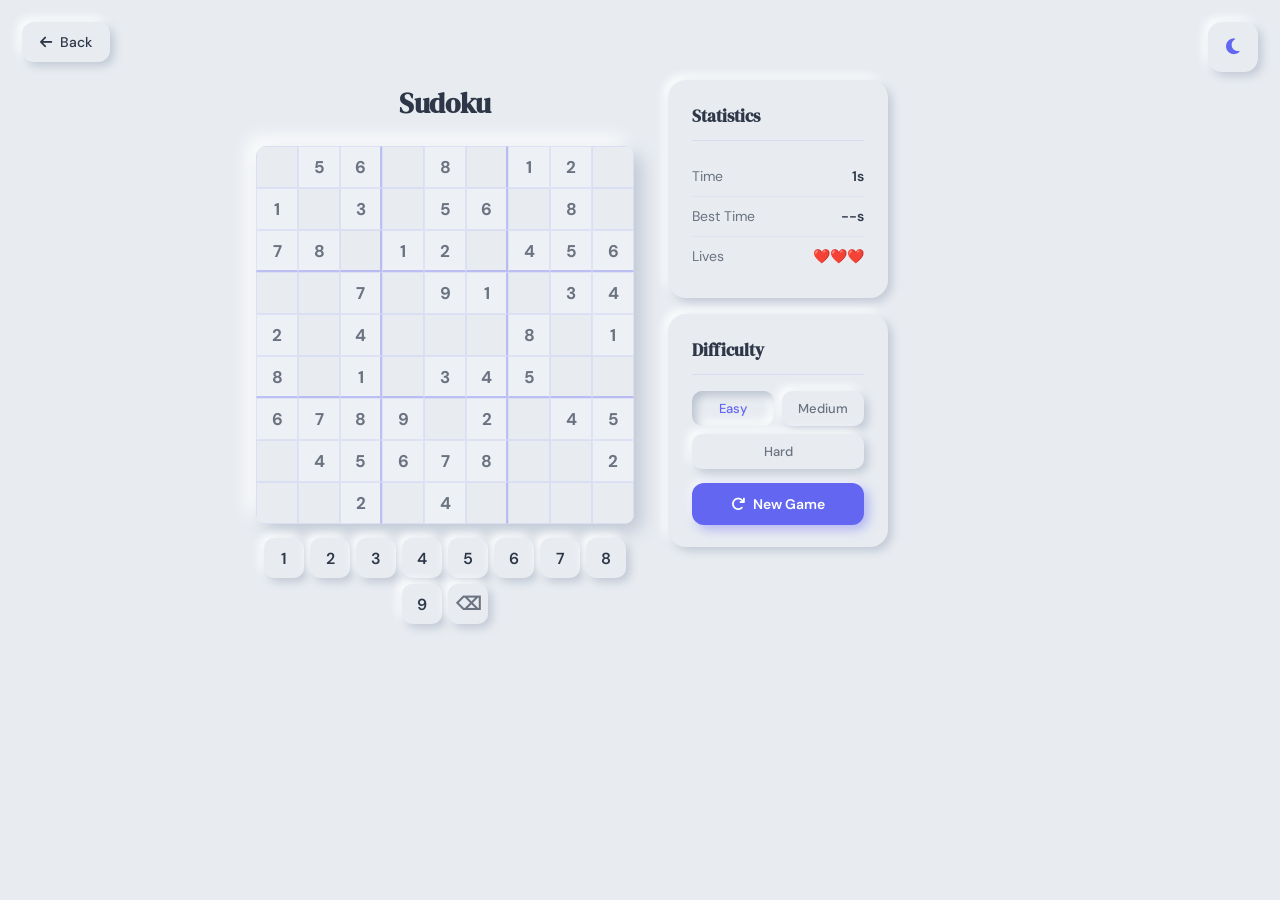
<file: sudoku.html>
<!DOCTYPE html>
<html lang="en">
<head>
  <meta charset="UTF-8">
  <meta name="viewport" content="width=device-width, initial-scale=1.0">
  <title>Sudoku</title>
  <link rel="stylesheet" href="style.css">
  <link rel="stylesheet" href="https://cdnjs.cloudflare.com/ajax/libs/font-awesome/6.5.1/css/all.min.css"
    integrity="sha512-DTOQO9RWCH3ppGqcWaEA1BIZOC6xxalwEsw9c2QQeAIftl+Vegovlnee1c9QX4TctnWMn13TZye+giMm8e2LwA=="
    crossorigin="anonymous" referrerpolicy="no-referrer" />
  <script>
    (function() {
      const t = localStorage.getItem('theme') || 'light';
      document.documentElement.setAttribute('data-theme', t);
    })();
  </script>
</head>
<body class="game-page">

<div class="back-button">
  <button onclick="window.location.href='index.html'">
    <i class="fas fa-arrow-left"></i> Back
  </button>
</div>

<button class="theme-toggle" id="themeToggle" aria-label="Toggle dark mode">
  <i class="fas fa-moon moon-icon"></i>
  <i class="fas fa-sun sun-icon"></i>
</button>

<div class="sudoku-container">

  
  <div class="sudoku-left">
    <h2>Sudoku</h2>
    <div id="gameArea" class="sudoku-grid-area"></div>
    <div id="sudokuNumbers" class="sudoku-numbers"></div>
  </div>

  
  <div class="sudoku-right">
    <div class="stats-card">
      <h3>Statistics</h3>

      <div class="stat-item">
        <span class="stat-label">Time</span>
        <span class="stat-value"><span id="sudokuCurrentTime">0</span>s</span>
      </div>

      <div class="stat-item">
        <span class="stat-label">Best Time</span>
        <span class="stat-value"><span id="bestTime">--</span>s</span>
      </div>

      <div class="stat-item">
        <span class="stat-label">Lives</span>
        <span class="stat-value" id="livesDisplay">❤️❤️❤️</span>
      </div>
    </div>

    <div class="controls-card">
      <h3>Difficulty</h3>
      <div class="difficulty-buttons">
        <button class="difficulty-btn active" data-difficulty="easy">Easy</button>
        <button class="difficulty-btn" data-difficulty="medium">Medium</button>
        <button class="difficulty-btn" data-difficulty="hard">Hard</button>
      </div>

      <button class="new-game-btn" onclick="startSudoku()">
        <i class="fas fa-redo"></i> New Game
      </button>
    </div>
  </div>

</div>

<script>
  // Theme toggle for game pages
  document.getElementById('themeToggle').addEventListener('click', function() {
    const current = document.documentElement.getAttribute('data-theme');
    const next = current === 'light' ? 'dark' : 'light';
    document.documentElement.setAttribute('data-theme', next);
    localStorage.setItem('theme', next);
  });
</script>
<script src="games.js"></script>
</body>
</html>
</file>
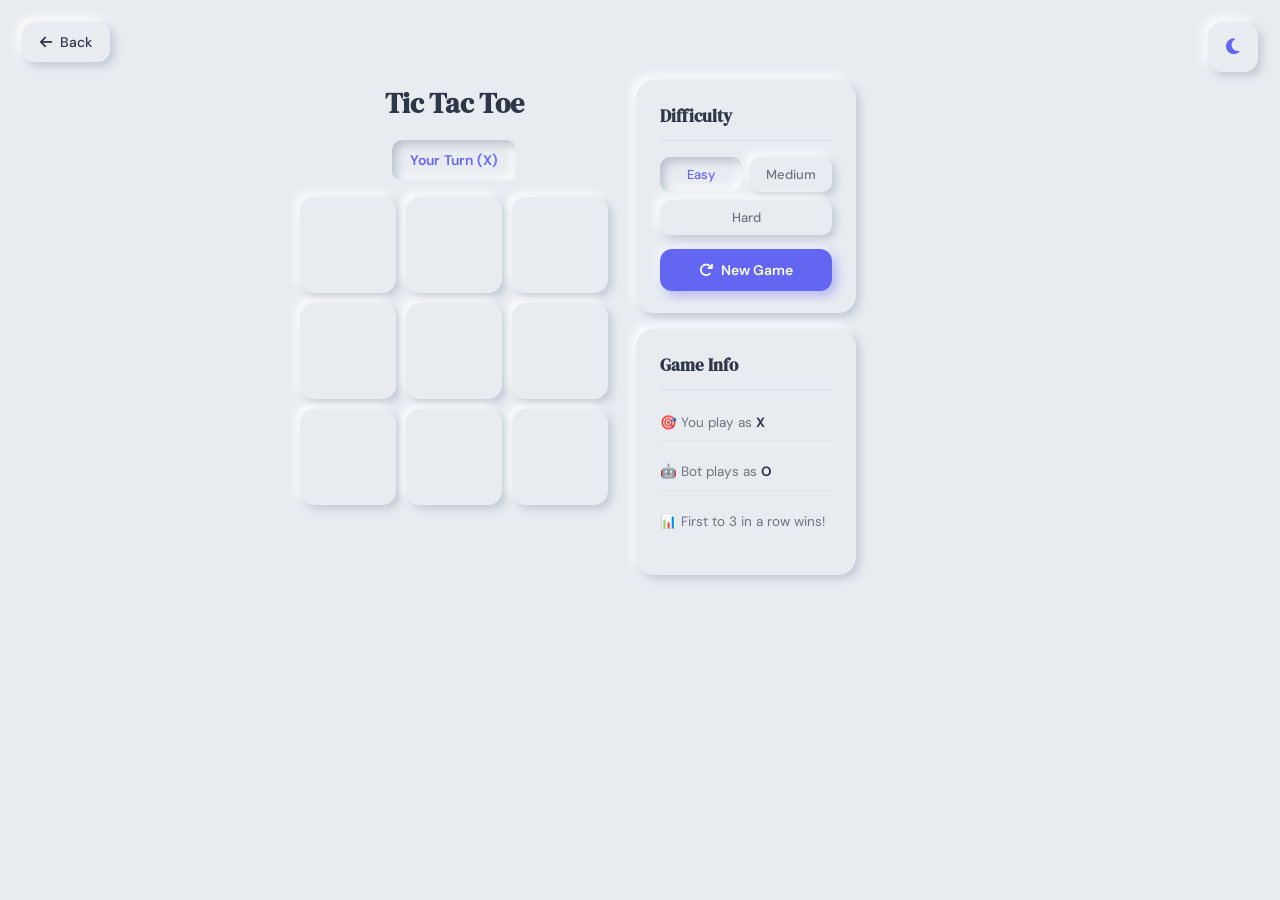
<file: tictactoe.html>
<!DOCTYPE html>
<html lang="en">
<head>
  <meta charset="UTF-8">
  <meta name="viewport" content="width=device-width, initial-scale=1.0">
  <title>Tic Tac Toe</title>
  <link rel="stylesheet" href="style.css">
  <link rel="stylesheet" href="https://cdnjs.cloudflare.com/ajax/libs/font-awesome/6.5.1/css/all.min.css"
    integrity="sha512-DTOQO9RWCH3ppGqcWaEA1BIZOC6xxalwEsw9c2QQeAIftl+Vegovlnee1c9QX4TctnWMn13TZye+giMm8e2LwA=="
    crossorigin="anonymous" referrerpolicy="no-referrer" />
  <script>
    (function() {
      const t = localStorage.getItem('theme') || 'light';
      document.documentElement.setAttribute('data-theme', t);
    })();
  </script>
</head>
<body class="game-page">

<div class="back-button">
  <button onclick="window.location.href='index.html'">
    <i class="fas fa-arrow-left"></i> Back
  </button>
</div>

<button class="theme-toggle" id="themeToggle" aria-label="Toggle dark mode">
  <i class="fas fa-moon moon-icon"></i>
  <i class="fas fa-sun sun-icon"></i>
</button>

<div class="tictactoe-game-container">

  
  <div class="tictactoe-left">
    <h2>Tic Tac Toe</h2>
    <div class="turn-indicator" id="turnIndicator">Your Turn (X)</div>
    <div id="gameArea" class="ttt-grid-area"></div>
  </div>

  
  <div class="tictactoe-right">
    <div class="controls-card">
      <h3>Difficulty</h3>
      <div class="difficulty-buttons">
        <button class="difficulty-btn active" data-difficulty="easy">Easy</button>
        <button class="difficulty-btn" data-difficulty="medium">Medium</button>
        <button class="difficulty-btn" data-difficulty="hard">Hard</button>
      </div>

      <button class="new-game-btn" onclick="startTicTacToe()">
        <i class="fas fa-redo"></i> New Game
      </button>
    </div>

    <div class="stats-card">
      <h3>Game Info</h3>
      <div class="game-info">
        <p>🎯 You play as <strong>X</strong></p>
        <p>🤖 Bot plays as <strong>O</strong></p>
        <p>📊 First to 3 in a row wins!</p>
      </div>
    </div>
  </div>

</div>

<script>
  document.getElementById('themeToggle').addEventListener('click', function() {
    const current = document.documentElement.getAttribute('data-theme');
    const next = current === 'light' ? 'dark' : 'light';
    document.documentElement.setAttribute('data-theme', next);
    localStorage.setItem('theme', next);
  });
</script>
<script src="games.js"></script>
</body>
</html>
</file>
<file: style.css>
@import url('https://fonts.googleapis.com/css2?family=DM+Sans:ital,wght@0,300;0,400;0,500;0,600;0,700;1,400&family=DM+Serif+Display:ital@0;1&display=swap');

:root {
  --bg:            #e8ecf1;
  --bg-secondary:  #edf0f5;
  --nm-light:      #ffffff;
  --nm-dark:       #c0c8d4;
  --nm-inset-l:    #ffffff;
  --nm-inset-d:    #b8c0cc;
  --text-primary:  #2d3748;
  --text-secondary:#6b7280;
  --accent:        #6366f1;
  --accent-hover:  #4f46e5;
  --accent-soft:   rgba(99,102,241,0.1);
  --radius:        18px;
  --raised:        8px 8px 18px var(--nm-dark), -8px -8px 18px var(--nm-light);
  --raised-sm:     4px 4px 10px var(--nm-dark), -4px -4px 10px var(--nm-light);
  --pressed:       inset 4px 4px 10px var(--nm-inset-d), inset -4px -4px 10px var(--nm-inset-l);
  --flat:          2px 2px 6px var(--nm-dark), -2px -2px 6px var(--nm-light);
}

[data-theme="dark"] {
  --bg:            #1e2028;
  --bg-secondary:  #22252f;
  --nm-light:      #282c38;
  --nm-dark:       #14161e;
  --nm-inset-l:    #282c38;
  --nm-inset-d:    #12141c;
  --text-primary:  #e2e8f0;
  --text-secondary:#94a3b8;
  --accent:        #818cf8;
  --accent-hover:  #6366f1;
  --accent-soft:   rgba(129,140,248,0.12);
}

*, *::before, *::after { margin: 0; padding: 0; box-sizing: border-box; }

body {
  font-family: 'DM Sans', sans-serif;
  background: var(--bg);
  color: var(--text-primary);
  line-height: 1.65;
  transition: background 0.35s ease, color 0.35s ease;
  overflow-x: hidden;
  min-height: 100vh;
}

#Bg { display: none; }
#intro-overlay { display: none !important; }
.audio-visualizer { display: none !important; }

.theme-toggle {
  position: fixed;
  top: 22px;
  right: 22px;
  z-index: 10000;
  width: 50px;
  height: 50px;
  border-radius: 14px;
  background: var(--bg);
  border: none;
  color: var(--accent);
  font-size: 18px;
  cursor: pointer;
  box-shadow: var(--raised-sm);
  transition: box-shadow 0.2s ease, transform 0.15s ease, color 0.2s;
  display: flex;
  align-items: center;
  justify-content: center;
}
.theme-toggle:hover { color: var(--accent-hover); transform: scale(1.05); }
.theme-toggle:active { box-shadow: var(--pressed); transform: scale(0.96); }
.theme-toggle .sun-icon  { display: none; }
.theme-toggle .moon-icon { display: block; }
[data-theme="dark"] .theme-toggle .sun-icon  { display: block; }
[data-theme="dark"] .theme-toggle .moon-icon { display: none; }

.glass-box {
  background: var(--bg);
  border-radius: var(--radius);
  padding: 40px;
  margin: 28px auto;
  max-width: 880px;
  box-shadow: var(--raised);
  border: none;
  transition: box-shadow 0.25s ease;
}
.glass-box:hover {
  box-shadow: 10px 10px 24px var(--nm-dark), -10px -10px 24px var(--nm-light);
}

h2 {
  font-family: 'DM Serif Display', serif;
  font-size: 26px;
  color: var(--text-primary);
  margin-bottom: 18px;
  letter-spacing: -0.3px;
}

p { color: var(--text-primary); margin-bottom: 14px; }
ul { padding-left: 22px; }
li { color: var(--text-primary); margin-bottom: 7px; }

.profile-header {
  background: transparent !important;
  box-shadow: none !important;
  text-align: center;
  padding-top: 64px;
}
.profile-header:hover { box-shadow: none !important; }

.profile-container {
  position: relative;
  width: 130px;
  height: 130px;
  margin: 0 auto 28px;
  display: flex;
  align-items: center;
  justify-content: center;
}

.profile-container::before,
.profile-container::after {
  content: '';
  position: absolute;
  inset: -4px;
  border-radius: 50%;
  animation: neon-spin 3s linear infinite;
}

.profile-container::before {
  background: conic-gradient(#6366F1 0deg, #e8ecf1 90deg, #6366F1 180deg, #818CF8 270deg, #6366F1 360deg);
}
[data-theme="dark"] .profile-container::before {
  background: conic-gradient(#818CF8 0deg, #1e2028 90deg, #6366F1 180deg, #1e2028 270deg, #818CF8 360deg);
}
.profile-container::after {
  inset: -10px;
  background: conic-gradient(rgba(99,102,241,0.5) 0deg, rgba(232,236,241,0) 90deg, rgba(99,102,241,0.5) 180deg, rgba(129,140,248,0.3) 270deg, rgba(99,102,241,0.5) 360deg);
  filter: blur(10px);
  z-index: 0;
}
[data-theme="dark"] .profile-container::after {
  background: conic-gradient(rgba(129,140,248,0.7) 0deg, rgba(0,0,0,0) 90deg, rgba(99,102,241,0.7) 180deg, rgba(0,0,0,0) 270deg, rgba(129,140,248,0.7) 360deg);
}

@keyframes neon-spin { from { transform: rotate(0deg); } to { transform: rotate(360deg); } }

.profile-container .neon-mask {
  position: absolute;
  inset: 4px;
  border-radius: 50%;
  background: var(--bg);
  z-index: 1;
}

.profile-pic {
  width: 112px;
  height: 112px;
  border-radius: 50%;
  object-fit: cover;
  display: block;
  position: relative;
  z-index: 2;
  box-shadow: var(--raised-sm);
}

.intro-text { text-align: center; margin: 20px 0 28px; }

.intro-text h1 {
  font-family: 'DM Serif Display', serif;
  font-size: 34px;
  font-weight: 400;
  color: var(--text-primary);
  margin-bottom: 10px;
  letter-spacing: -0.4px;
}

.typing-text { color: var(--accent); }
.typing-cursor { animation: blink 1s infinite; color: var(--accent); }

@keyframes blink { 0%, 49% { opacity: 1; } 50%, 100% { opacity: 0; } }

.intro-text p { color: var(--text-secondary); font-size: 15px; max-width: 420px; margin: 0 auto; }

.music-player {
  background: var(--bg);
  border-radius: var(--radius);
  padding: 24px 28px;
  max-width: 380px;
  margin: 20px auto 0;
  box-shadow: var(--raised);
  border: none;
}

.track-info { text-align: center; margin-bottom: 18px; }
.track-name { font-size: 16px; font-weight: 600; color: var(--text-primary); margin-bottom: 4px; }
.track-artist { font-size: 13px; color: var(--text-secondary); }

.player-controls {
  display: flex;
  justify-content: center;
  align-items: center;
  gap: 14px;
  margin-bottom: 18px;
}

.control-btn {
  width: 44px;
  height: 44px;
  border-radius: 12px;
  border: none;
  background: var(--bg);
  color: var(--text-secondary);
  font-size: 15px;
  cursor: pointer;
  box-shadow: var(--raised-sm);
  transition: box-shadow 0.2s ease, color 0.2s ease, transform 0.15s ease;
  display: flex;
  align-items: center;
  justify-content: center;
}
.control-btn:hover { color: var(--accent); box-shadow: 6px 6px 14px var(--nm-dark), -6px -6px 14px var(--nm-light); }
.control-btn:active { box-shadow: var(--pressed); transform: scale(0.95); }

.play-btn {
  width: 56px;
  height: 56px;
  background: var(--accent);
  color: white;
  font-size: 18px;
  border-radius: 14px;
  box-shadow: 4px 4px 12px rgba(99,102,241,0.5), -2px -2px 8px var(--nm-light);
}
.play-btn:hover { background: var(--accent-hover); color: white; box-shadow: 6px 6px 18px rgba(79,70,229,0.6), -3px -3px 10px var(--nm-light); }
.play-btn:active { box-shadow: inset 3px 3px 8px rgba(30,20,120,0.4), inset -2px -2px 6px rgba(255,255,255,0.2); }

.volume-control { margin-bottom: 12px; }
.volume-slider { width: 100%; height: 5px; border-radius: 3px; accent-color: var(--accent); cursor: pointer; }

.progress-bar {
  width: 100%;
  height: 6px;
  background: var(--bg);
  border-radius: 3px;
  box-shadow: var(--pressed);
  overflow: hidden;
  cursor: pointer;
  margin-bottom: 8px;
}
.progress { height: 100%; background: var(--accent); width: 0%; transition: width 0.1s linear; border-radius: 3px; }

.time-display { display: flex; justify-content: space-between; font-size: 12px; color: var(--text-secondary); }

.document-stack {
  position: relative;
  max-width: 540px;
  height: 460px;
  margin: 0 auto 28px;
  perspective: 1000px;
  overflow: hidden;
}

.document-page {
  position: absolute;
  top: 0;
  left: 50%;
  transform: translateX(-50%);
  width: 90%;
  max-width: 480px;
  min-height: 410px;
  background: var(--bg-secondary);
  border-radius: 14px;
  padding: 44px 40px;
  box-shadow: var(--raised);
  opacity: 1;
  transition: all 0.6s cubic-bezier(0.34, 1.56, 0.64, 1);
  background-image: repeating-linear-gradient(transparent, transparent 29px, rgba(99,102,241,0.08) 29px, rgba(99,102,241,0.08) 30px);
}
.document-page:nth-child(1) { z-index:5; transform:translateX(-50%) translateY(0px) rotate(0deg); }
.document-page:nth-child(2) { z-index:4; transform:translateX(-50%) translateY(8px) rotate(-1deg); opacity:0.95; }
.document-page:nth-child(3) { z-index:3; transform:translateX(-50%) translateY(16px) rotate(1.5deg); opacity:0.9; }
.document-page:nth-child(4) { z-index:2; transform:translateX(-50%) translateY(24px) rotate(-0.8deg); opacity:0.85; }
.document-page:nth-child(n+5) { z-index:1; transform:translateX(-50%) translateY(32px) rotate(0.5deg); opacity:0.8; }

.page-number { text-align: center; font-style: italic; color: var(--text-secondary); font-size: 13px; margin-bottom: 18px; }
.page-content p { margin-bottom: 18px; text-indent: 28px; color: var(--text-primary); font-size: 14.5px; }

.document-page.read { pointer-events: none; }
.document-page.toss-1 { animation: tossTopRight 0.9s cubic-bezier(0.25,0.46,0.45,0.94) forwards; }
.document-page.toss-2 { animation: tossTopLeft  0.9s cubic-bezier(0.25,0.46,0.45,0.94) forwards; }
.document-page.toss-3 { animation: tossRight    0.9s cubic-bezier(0.25,0.46,0.45,0.94) forwards; }
.document-page.toss-4 { animation: tossLeft     0.9s cubic-bezier(0.25,0.46,0.45,0.94) forwards; }

@keyframes tossTopRight  { 0% { transform:translateX(-50%) translateY(0px) rotate(0deg); opacity:1; } 100% { transform:translateX(50%) translateY(-600px) rotate(25deg) scale(0.5); opacity:0; } }
@keyframes tossTopLeft   { 0% { transform:translateX(-50%) translateY(0px) rotate(0deg); opacity:1; } 100% { transform:translateX(-150%) translateY(-600px) rotate(-25deg) scale(0.5); opacity:0; } }
@keyframes tossRight     { 0% { transform:translateX(-50%) translateY(0px) rotate(0deg); opacity:1; } 100% { transform:translateX(100%) translateY(-600px) rotate(35deg) scale(0.5); opacity:0; } }
@keyframes tossLeft      { 0% { transform:translateX(-50%) translateY(0px) rotate(0deg); opacity:1; } 100% { transform:translateX(-200%) translateY(-600px) rotate(-35deg) scale(0.5); opacity:0; } }
@keyframes returnTopRight { 0% { transform:translateX(50%) translateY(-600px) rotate(25deg) scale(0.5); opacity:0; } 100% { transform:translateX(-50%) translateY(0px) rotate(0deg); opacity:1; } }
@keyframes returnTopLeft  { 0% { transform:translateX(-150%) translateY(-600px) rotate(-25deg) scale(0.5); opacity:0; } 100% { transform:translateX(-50%) translateY(0px) rotate(0deg); opacity:1; } }
@keyframes returnRight    { 0% { transform:translateX(100%) translateY(-600px) rotate(35deg) scale(0.5); opacity:0; } 100% { transform:translateX(-50%) translateY(0px) rotate(0deg); opacity:1; } }
@keyframes returnLeft     { 0% { transform:translateX(-200%) translateY(-600px) rotate(-35deg) scale(0.5); opacity:0; } 100% { transform:translateX(-50%) translateY(0px) rotate(0deg); opacity:1; } }

.document-controls {
  display: flex;
  justify-content: space-between;
  align-items: center;
  gap: 14px;
  max-width: 540px;
  margin: 0 auto;
}

.nav-btn {
  padding: 11px 24px;
  background: var(--bg);
  color: var(--accent);
  border: none;
  border-radius: 12px;
  font-size: 14px;
  font-weight: 600;
  font-family: 'DM Sans', sans-serif;
  cursor: pointer;
  box-shadow: var(--raised-sm);
  transition: box-shadow 0.2s ease, transform 0.15s ease;
  display: flex;
  align-items: center;
  gap: 7px;
}
.nav-btn:hover:not(:disabled) { box-shadow: 6px 6px 14px var(--nm-dark), -6px -6px 14px var(--nm-light); transform: translateY(-1px); }
.nav-btn:active:not(:disabled) { box-shadow: var(--pressed); transform: translateY(0); }
.nav-btn:disabled { opacity: 0.35; cursor: not-allowed; box-shadow: none; }

.page-indicator { color: var(--text-secondary); font-size: 14px; font-weight: 500; }

.parent {
  display: grid;
  grid-template-columns: repeat(2, 1fr);
  gap: 18px;
  margin-top: 24px;
}

.game-card {
  background: var(--bg);
  border-radius: var(--radius);
  padding: 36px 20px;
  text-align: center;
  cursor: pointer;
  box-shadow: var(--raised);
  transition: box-shadow 0.2s ease, transform 0.2s ease;
  border: none;
}
.game-card:hover { box-shadow: 10px 10px 24px var(--nm-dark), -10px -10px 24px var(--nm-light); transform: translateY(-4px); }
.game-card:active { box-shadow: var(--pressed); transform: translateY(0); }

.game-icon { font-size: 52px; margin-bottom: 12px; }
.game-title { font-size: 16px; font-weight: 600; color: var(--text-primary); }

#navbar {
  position: fixed;
  bottom: 24px;
  left: 50%;
  transform: translateX(-50%);
  display: flex;
  gap: 4px;
  background: var(--bg);
  padding: 8px 12px;
  border-radius: 24px;
  z-index: 1000;
  box-shadow: var(--raised);
  border: none;
}

#navbar button {
  display: flex;
  flex-direction: column;
  align-items: center;
  justify-content: center;
  gap: 4px;
  width: 52px;
  height: 52px;
  border-radius: 14px;
  border: none;
  background: var(--bg);
  color: var(--text-secondary);
  font-size: 17px;
  cursor: pointer;
  transition: box-shadow 0.2s ease, color 0.2s ease, transform 0.15s ease;
}
#navbar button::after {
  content: attr(title);
  font-size: 9px;
  font-family: 'DM Sans', sans-serif;
  font-weight: 500;
  letter-spacing: 0.2px;
  color: inherit;
  opacity: 0;
  transform: translateY(2px);
  transition: opacity 0.2s ease, transform 0.2s ease;
  white-space: nowrap;
}
#navbar button:hover { color: var(--accent); box-shadow: var(--raised-sm); transform: translateY(-2px); }
#navbar button:hover::after { opacity: 1; transform: translateY(0); }
#navbar button:active { box-shadow: var(--pressed); transform: translateY(0); }
#navbar button.active { box-shadow: var(--pressed); color: var(--accent); }

footer { text-align: center; padding: 32px; color: var(--text-secondary); font-size: 13px; margin-top: 24px; }

@media (max-width: 768px) {
  .glass-box { padding: 26px 20px; margin: 16px 14px; }
  .music-player { max-width: 100%; }
  .document-stack { height: 380px; }
  .document-page { min-height: 320px; padding: 28px 22px; }
  .parent { grid-template-columns: 1fr; }
  .intro-text h1 { font-size: 26px; }
}

body.game-page {
  background: var(--bg);
  display: flex;
  flex-direction: column;
  align-items: center;
  min-height: 100vh;
  padding: 80px 20px 60px;
}

.back-button { position: fixed; top: 22px; left: 22px; z-index: 999; }

.back-button button {
  display: flex;
  align-items: center;
  gap: 8px;
  padding: 11px 18px;
  background: var(--bg);
  border: none;
  border-radius: 12px;
  color: var(--text-primary);
  font-family: 'DM Sans', sans-serif;
  font-size: 14px;
  font-weight: 500;
  cursor: pointer;
  box-shadow: var(--raised-sm);
  transition: box-shadow 0.2s ease, color 0.2s ease, transform 0.15s ease;
}
.back-button button:hover { color: var(--accent); box-shadow: 6px 6px 14px var(--nm-dark), -6px -6px 14px var(--nm-light); transform: translateY(-1px); }
.back-button button:active { box-shadow: var(--pressed); transform: translateY(0); }

.stats-card,
.controls-card {
  background: var(--bg);
  border-radius: var(--radius);
  padding: 22px 24px;
  margin-bottom: 16px;
  box-shadow: var(--raised-sm);
  border: none;
}

.stats-card h3,
.controls-card h3 {
  font-family: 'DM Serif Display', serif;
  font-size: 17px;
  color: var(--text-primary);
  margin-bottom: 16px;
  padding-bottom: 10px;
  border-bottom: 1px solid rgba(99,102,241,0.12);
}

.stat-item { display: flex; justify-content: space-between; align-items: center; padding: 8px 0; border-bottom: 1px solid rgba(99,102,241,0.08); font-size: 14px; }
.stat-item:last-child { border-bottom: none; }
.stat-label { color: var(--text-secondary); }
.stat-value { font-weight: 600; color: var(--text-primary); }

.difficulty-buttons { display: flex; gap: 8px; margin-bottom: 14px; flex-wrap: wrap; }

.difficulty-btn {
  flex: 1;
  padding: 9px 12px;
  border: none;
  border-radius: 10px;
  background: var(--bg);
  color: var(--text-secondary);
  font-family: 'DM Sans', sans-serif;
  font-size: 13px;
  font-weight: 500;
  cursor: pointer;
  box-shadow: var(--raised-sm);
  transition: box-shadow 0.2s ease, color 0.2s ease;
  min-width: 60px;
}
.difficulty-btn:hover { color: var(--accent); }
.difficulty-btn.active { box-shadow: var(--pressed); color: var(--accent); }

.new-game-btn {
  width: 100%;
  padding: 12px;
  background: var(--accent);
  color: white;
  border: none;
  border-radius: 12px;
  font-family: 'DM Sans', sans-serif;
  font-size: 14px;
  font-weight: 600;
  cursor: pointer;
  box-shadow: 4px 4px 12px rgba(99,102,241,0.45), -2px -2px 8px var(--nm-light);
  transition: box-shadow 0.2s ease, transform 0.15s ease;
  display: flex;
  align-items: center;
  justify-content: center;
  gap: 8px;
  margin-top: 4px;
}
.new-game-btn:hover { background: var(--accent-hover); transform: translateY(-1px); box-shadow: 6px 6px 18px rgba(79,70,229,0.55), -3px -3px 10px var(--nm-light); }
.new-game-btn:active { box-shadow: inset 3px 3px 8px rgba(30,20,120,0.4), inset -2px -2px 6px rgba(255,255,255,0.15); transform: translateY(0); }

.sudoku-container { display: flex; gap: 28px; align-items: flex-start; width: 100%; max-width: 780px; }
.sudoku-left { flex: 0 0 auto; display: flex; flex-direction: column; align-items: center; }
.sudoku-left h2 { font-family: 'DM Serif Display', serif; font-size: 28px; color: var(--text-primary); margin-bottom: 20px; text-align: center; }
.sudoku-right { flex: 1; min-width: 180px; max-width: 220px; }

#gameArea.sudoku-grid-area {
  display: grid;
  grid-template-columns: repeat(9, 42px);
  grid-template-rows: repeat(9, 42px);
  gap: 0;
  border-radius: 10px;
  overflow: hidden;
  box-shadow: var(--raised);
}

.sudoku-cell {
  width: 42px;
  height: 42px;
  display: flex;
  align-items: center;
  justify-content: center;
  font-family: 'DM Sans', sans-serif;
  font-size: 17px;
  font-weight: 500;
  border: 1px solid rgba(99,102,241,0.1);
  cursor: pointer;
  background: var(--bg);
  color: var(--text-primary);
  transition: background 0.15s ease;
  user-select: none;
}
.sudoku-cell:hover { background: var(--bg-secondary); }
.sudoku-cell.given { color: var(--text-secondary); font-weight: 700; background: var(--bg-secondary); }
.sudoku-cell.selected { background: var(--accent-soft) !important; outline: 2px solid var(--accent); outline-offset: -2px; z-index: 2; }
.sudoku-cell.wrong-cell { color: #ef4444 !important; background: #fef2f2 !important; }
[data-theme="dark"] .sudoku-cell.wrong-cell { color: #f87171 !important; background: #2a1a1a !important; }
.sudoku-cell.row-3 { border-bottom: 2px solid rgba(99,102,241,0.35); }
.sudoku-cell.col-3 { border-right: 2px solid rgba(99,102,241,0.35); }

.sudoku-numbers { display: flex; gap: 6px; flex-wrap: wrap; justify-content: center; margin-top: 14px; max-width: 390px; }

.sudoku-numbers button {
  width: 40px;
  height: 40px;
  border-radius: 10px;
  border: none;
  background: var(--bg);
  color: var(--text-primary);
  font-family: 'DM Sans', sans-serif;
  font-size: 16px;
  font-weight: 600;
  cursor: pointer;
  box-shadow: var(--raised-sm);
  transition: box-shadow 0.15s ease, color 0.15s ease;
}
.sudoku-numbers button:hover { color: var(--accent); box-shadow: 5px 5px 12px var(--nm-dark), -5px -5px 12px var(--nm-light); }
.sudoku-numbers button:active { box-shadow: var(--pressed); }
.sudoku-numbers button:last-child { font-size: 18px; color: var(--text-secondary); }

.tictactoe-game-container { display: flex; gap: 28px; align-items: flex-start; width: 100%; max-width: 680px; }
.tictactoe-left { flex: 0 0 auto; display: flex; flex-direction: column; align-items: center; }
.tictactoe-left h2 { font-family: 'DM Serif Display', serif; font-size: 28px; color: var(--text-primary); margin-bottom: 14px; text-align: center; }
.tictactoe-right { flex: 1; min-width: 180px; max-width: 220px; }

.turn-indicator {
  font-size: 14px;
  font-weight: 600;
  color: var(--accent);
  text-align: center;
  margin-bottom: 16px;
  padding: 9px 18px;
  border-radius: 10px;
  background: var(--bg);
  box-shadow: var(--pressed);
  letter-spacing: 0.2px;
}

#gameArea.ttt-grid-area {
  display: grid;
  grid-template-columns: repeat(3, 96px);
  grid-template-rows: repeat(3, 96px);
  gap: 10px;
}

.ttt-btn {
  width: 96px;
  height: 96px;
  border-radius: 14px;
  border: none;
  background: var(--bg);
  color: var(--accent);
  font-family: 'DM Serif Display', serif;
  font-size: 40px;
  font-weight: 700;
  cursor: pointer;
  box-shadow: var(--raised-sm);
  transition: box-shadow 0.15s ease, transform 0.15s ease;
  display: flex;
  align-items: center;
  justify-content: center;
}
.ttt-btn:hover:not(:disabled):not([data-mark]) { box-shadow: 6px 6px 14px var(--nm-dark), -6px -6px 14px var(--nm-light); transform: scale(1.03); }
.ttt-btn:active:not(:disabled):not([data-mark]) { box-shadow: var(--pressed); transform: scale(0.97); }
.ttt-btn[data-mark] { box-shadow: var(--pressed); }
.ttt-btn[data-mark="O"] { color: var(--text-secondary); }

.game-info p { font-size: 13.5px; color: var(--text-secondary); padding: 6px 0; border-bottom: 1px solid rgba(99,102,241,0.08); }
.game-info p:last-child { border-bottom: none; }
.game-info strong { color: var(--text-primary); }

.game-popup {
  position: absolute;
  top: 50%; left: 50%;
  transform: translate(-50%, -50%);
  font-family: 'DM Serif Display', serif;
  font-size: 36px;
  font-weight: 400;
  color: var(--text-primary);
  background: var(--bg);
  padding: 18px 36px;
  border-radius: var(--radius);
  text-align: center;
  z-index: 1000;
  white-space: nowrap;
  box-shadow: 12px 12px 28px var(--nm-dark), -12px -12px 28px var(--nm-light);
}

@media (max-width: 680px) {
  body.game-page { padding: 72px 14px 40px; }
  .sudoku-container, .tictactoe-game-container { flex-direction: column; align-items: center; }
  .sudoku-right, .tictactoe-right { max-width: 100%; width: 100%; }
  #gameArea.sudoku-grid-area { grid-template-columns: repeat(9, 36px); grid-template-rows: repeat(9, 36px); }
  .sudoku-cell { width: 36px; height: 36px; font-size: 15px; }
  .sudoku-numbers { max-width: 330px; }
  .sudoku-numbers button { width: 34px; height: 34px; font-size: 14px; }
  #gameArea.ttt-grid-area { grid-template-columns: repeat(3, 82px); grid-template-rows: repeat(3, 82px); }
  .ttt-btn { width: 82px; height: 82px; font-size: 34px; }
}
</file>
